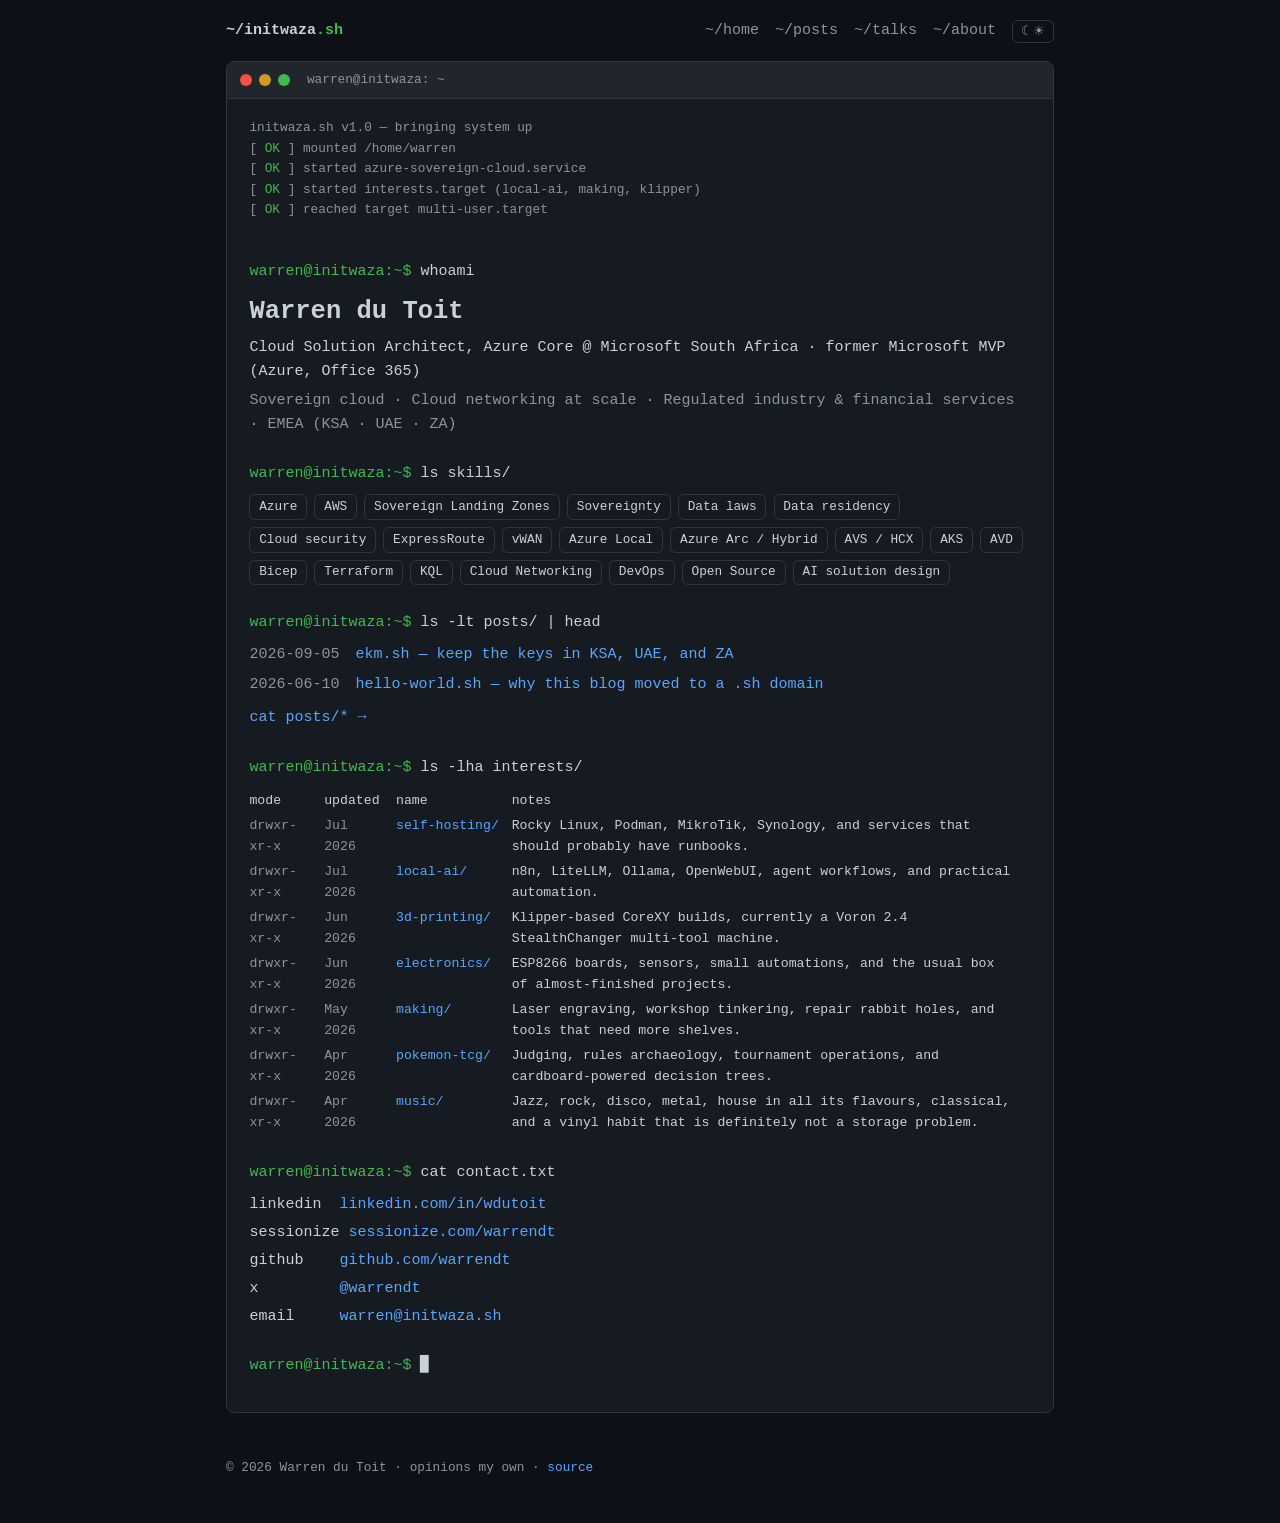
<file: index.html>
<!DOCTYPE html>
<html lang="en">
<head>
  <meta charset="utf-8">
  <meta name="viewport" content="width=device-width, initial-scale=1">
  <!-- Google tag (gtag.js) -->
  <script async src="https://www.googletagmanager.com/gtag/js?id=G-8K72MTVLYD"></script>
  <script>
    window.dataLayer = window.dataLayer || [];
    function gtag(){dataLayer.push(arguments);}
    gtag('js', new Date());
    gtag('config', 'G-8K72MTVLYD');
  </script>
  <title>initwaza.sh — Warren du Toit</title>
  <meta name="description" content="Warren du Toit — Cloud Solution Architect at Microsoft South Africa. Sovereign cloud, Azure networking at scale, local AI, making, and 3D printing.">
  <meta name="theme-color" content="#0d1117">
  <meta property="og:title" content="initwaza.sh — Warren du Toit">
  <meta property="og:description" content="Sovereign cloud · Azure networking · local AI · making · 3D printing">
  <meta property="og:type" content="website">
  <meta property="og:url" content="https://initwaza.sh/">
  <link rel="icon" href="data:image/svg+xml,<svg xmlns=%22http://www.w3.org/2000/svg%22 viewBox=%220 0 100 100%22><text y=%22.9em%22 font-size=%2290%22>💾</text></svg>">
  <link rel="stylesheet" href="assets/css/style.css">
</head>
<body>

<header class="site-header">
  <a class="logo" href="/">~/initwaza<span class="ext">.sh</span></a>
  <nav>
    <a href="/">~/home</a>
    <a href="/posts.html">~/posts</a>
    <a href="/talks.html">~/talks</a>
    <a href="/about.html">~/about</a>
    <button id="theme-toggle" aria-label="Toggle dark/light theme" title="export TERM=light">☾☀</button>
  </nav>
</header>

<main>
  <div class="term" role="presentation">
    <div class="term-bar">
      <span class="dot r"></span><span class="dot y"></span><span class="dot g"></span>
      <span class="term-title">warren@initwaza: ~</span>
    </div>

    <div id="boot" class="boot" aria-hidden="true"></div>

    <div id="tty" class="tty">

      <p class="prompt">warren@initwaza:~$ <span class="cmd">whoami</span></p>
      <h1>Warren du Toit</h1>
      <p class="sub">Cloud Solution Architect, Azure Core @ Microsoft South Africa · former Microsoft MVP (Azure, Office 365)</p>
      <p class="tagline">Sovereign cloud · Cloud networking at scale · Regulated industry &amp; financial services · EMEA (KSA · UAE · ZA)</p>

      <p class="prompt">warren@initwaza:~$ <span class="cmd">ls skills/</span></p>
      <ul class="tags">
        <li>Azure</li><li>AWS</li><li>Sovereign Landing Zones</li><li>Sovereignty</li>
        <li>Data laws</li><li>Data residency</li><li>Cloud security</li>
        <li>ExpressRoute</li><li>vWAN</li><li>Azure Local</li><li>Azure Arc / Hybrid</li>
        <li>AVS / HCX</li><li>AKS</li><li>AVD</li>
        <li>Bicep</li><li>Terraform</li><li>KQL</li><li>Cloud Networking</li>
        <li>DevOps</li><li>Open Source</li><li>AI solution design</li>
      </ul>

      <p class="prompt">warren@initwaza:~$ <span class="cmd">ls -lt posts/ | head</span></p>
      <ul class="post-list">
        <li>
          <time datetime="2026-09-05">2026-09-05</time>
          <a href="/posts/ekm-managed-hsm.html">ekm.sh — keep the keys in KSA, UAE, and ZA</a>
        </li>
        <li>
          <time datetime="2026-06-10">2026-06-10</time>
          <a href="/posts/hello-world.html">hello-world.sh — why this blog moved to a .sh domain</a>
        </li>
        <!-- newest posts on top; copy the <li> block above for each new post -->
      </ul>
      <p class="more"><a href="/posts.html">cat posts/* →</a></p>

      <p class="prompt">warren@initwaza:~$ <span class="cmd">ls -lha interests/</span></p>
      <table class="interest-list" aria-label="Interests">
        <thead>
          <tr>
            <th scope="col">mode</th>
            <th scope="col">updated</th>
            <th scope="col">name</th>
            <th scope="col">notes</th>
          </tr>
        </thead>
        <tbody>
          <tr>
            <td>drwxr-xr-x</td>
            <td><time datetime="2026-07">Jul 2026</time></td>
            <td>self-hosting/</td>
            <td>Rocky Linux, Podman, MikroTik, Synology, and services that should probably have runbooks.</td>
          </tr>
          <tr>
            <td>drwxr-xr-x</td>
            <td><time datetime="2026-07">Jul 2026</time></td>
            <td>local-ai/</td>
            <td>n8n, LiteLLM, Ollama, OpenWebUI, agent workflows, and practical automation.</td>
          </tr>
          <tr>
            <td>drwxr-xr-x</td>
            <td><time datetime="2026-06">Jun 2026</time></td>
            <td>3d-printing/</td>
            <td>Klipper-based CoreXY builds, currently a Voron 2.4 StealthChanger multi-tool machine.</td>
          </tr>
          <tr>
            <td>drwxr-xr-x</td>
            <td><time datetime="2026-06">Jun 2026</time></td>
            <td>electronics/</td>
            <td>ESP8266 boards, sensors, small automations, and the usual box of almost-finished projects.</td>
          </tr>
          <tr>
            <td>drwxr-xr-x</td>
            <td><time datetime="2026-05">May 2026</time></td>
            <td>making/</td>
            <td>Laser engraving, workshop tinkering, repair rabbit holes, and tools that need more shelves.</td>
          </tr>
          <tr>
            <td>drwxr-xr-x</td>
            <td><time datetime="2026-04">Apr 2026</time></td>
            <td>pokemon-tcg/</td>
            <td>Judging, rules archaeology, tournament operations, and cardboard-powered decision trees.</td>
          </tr>
          <tr>
            <td>drwxr-xr-x</td>
            <td><time datetime="2026-04">Apr 2026</time></td>
            <td>music/</td>
            <td>Jazz, rock, disco, metal, house in all its flavours, classical, and a vinyl habit that is definitely not a storage problem.</td>
          </tr>
        </tbody>
      </table>

      <p class="prompt">warren@initwaza:~$ <span class="cmd">cat contact.txt</span></p>
      <ul class="contact">
        <li>linkedin&nbsp;&nbsp;<a href="https://linkedin.com/in/wdutoit">linkedin.com/in/wdutoit</a></li>
        <li>sessionize&nbsp;<a href="https://sessionize.com/warrendt/">sessionize.com/warrendt</a></li>
        <li>github&nbsp;&nbsp;&nbsp;&nbsp;<a href="https://github.com/warrendt">github.com/warrendt</a></li>
        <li>x&nbsp;&nbsp;&nbsp;&nbsp;&nbsp;&nbsp;&nbsp;&nbsp;&nbsp;<a href="https://x.com/warrendt">@warrendt</a></li>
        <li>email&nbsp;&nbsp;&nbsp;&nbsp;&nbsp;<a href="mailto:warren@initwaza.sh">warren@initwaza.sh</a></li>
      </ul>

      <p class="prompt">warren@initwaza:~$ <span class="cursor">▊</span></p>
    </div>
  </div>
</main>

<footer>
  <p>© 2026 Warren du Toit · opinions my own · <a href="https://github.com/warrendt/initwaza.sh">source</a></p>
</footer>

<script src="assets/js/main.js"></script>
</body>
</html>
</file>
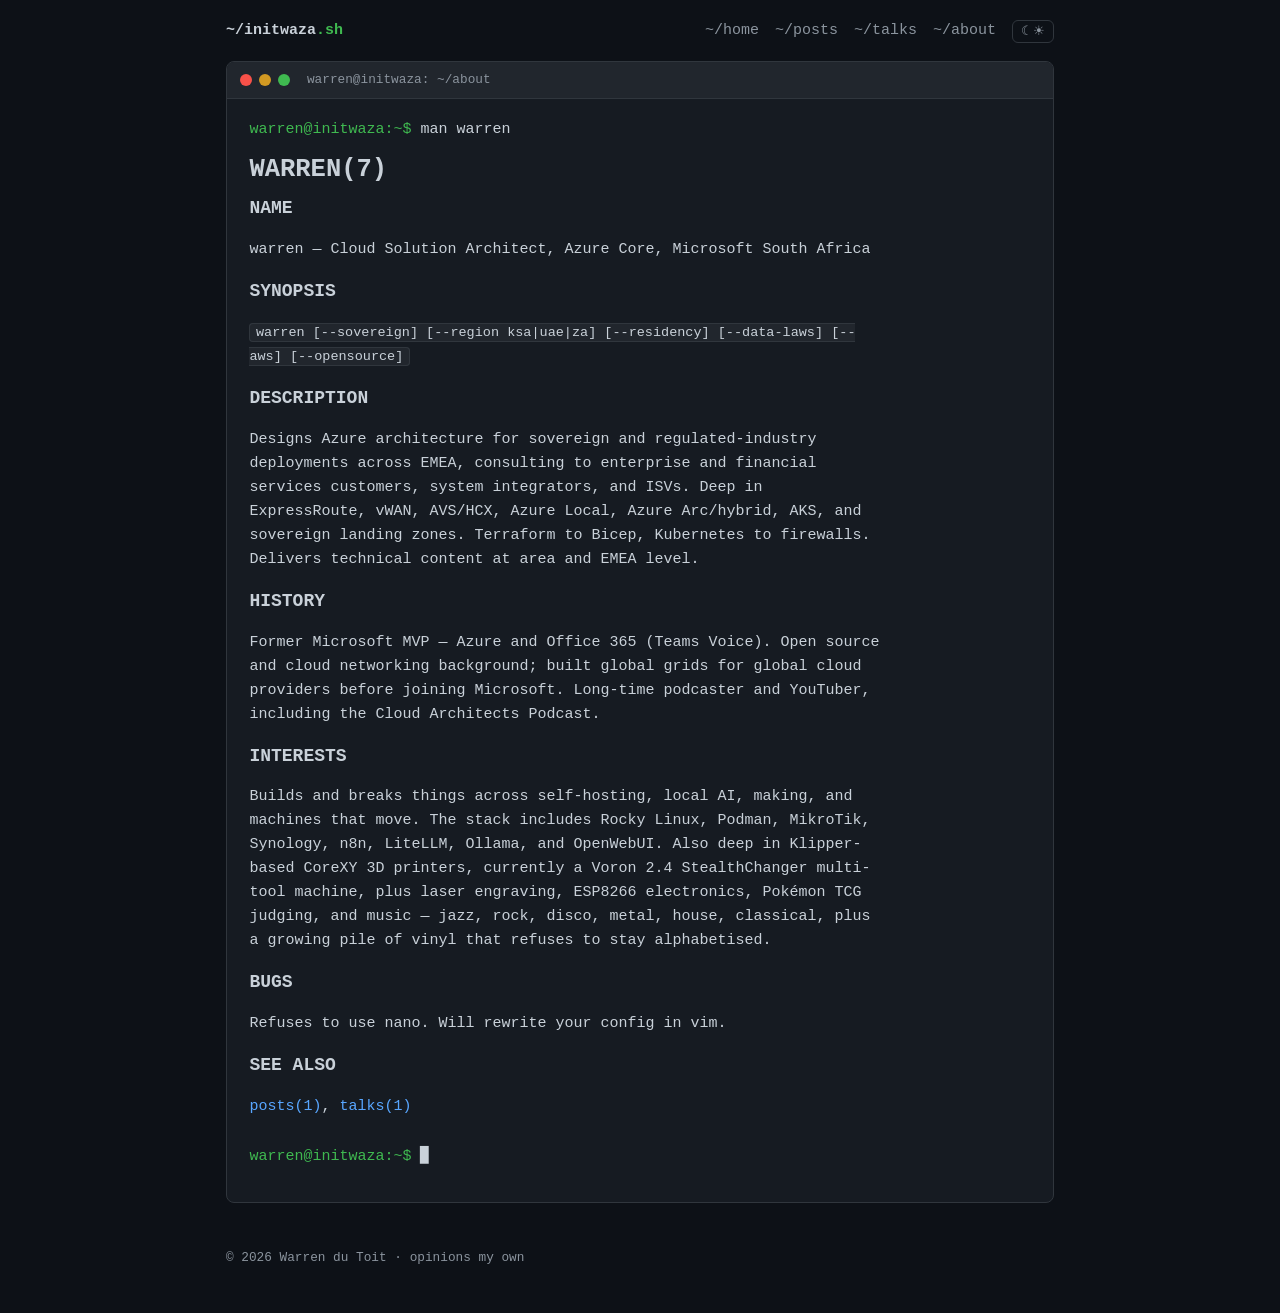
<file: about.html>
<!DOCTYPE html>
<html lang="en">
<head>
  <meta charset="utf-8">
  <meta name="viewport" content="width=device-width, initial-scale=1">
  <!-- Google tag (gtag.js) -->
  <script async src="https://www.googletagmanager.com/gtag/js?id=G-8K72MTVLYD"></script>
  <script>
    window.dataLayer = window.dataLayer || [];
    function gtag(){dataLayer.push(arguments);}
    gtag('js', new Date());
    gtag('config', 'G-8K72MTVLYD');
  </script>
  <title>~/about — initwaza.sh</title>
  <meta name="theme-color" content="#0d1117">
  <link rel="icon" href="data:image/svg+xml,<svg xmlns=%22http://www.w3.org/2000/svg%22 viewBox=%220 0 100 100%22><text y=%22.9em%22 font-size=%2290%22>💾</text></svg>">
  <link rel="stylesheet" href="assets/css/style.css">
</head>
<body>

<header class="site-header">
  <a class="logo" href="/">~/initwaza<span class="ext">.sh</span></a>
  <nav>
    <a href="/">~/home</a>
    <a href="/posts.html">~/posts</a>
    <a href="/talks.html">~/talks</a>
    <a href="/about.html">~/about</a>
    <button id="theme-toggle" aria-label="Toggle dark/light theme" title="export TERM=light">☾☀</button>
  </nav>
</header>

<main>
  <div class="term">
    <div class="term-bar">
      <span class="dot r"></span><span class="dot y"></span><span class="dot g"></span>
      <span class="term-title">warren@initwaza: ~/about</span>
    </div>
    <div class="tty">
      <p class="prompt">warren@initwaza:~$ <span class="cmd">man warren</span></p>
      <article>
        <h1>WARREN(7)</h1>

        <h2>NAME</h2>
        <p>warren — Cloud Solution Architect, Azure Core, Microsoft South Africa</p>

        <h2>SYNOPSIS</h2>
        <p><code>warren [--sovereign] [--region ksa|uae|za] [--residency] [--data-laws] [--aws] [--opensource]</code></p>

        <h2>DESCRIPTION</h2>
        <p>Designs Azure architecture for sovereign and regulated-industry
        deployments across EMEA, consulting to enterprise and financial
        services customers, system integrators, and ISVs. Deep in
        ExpressRoute, vWAN, AVS/HCX, Azure Local, Azure Arc/hybrid, AKS,
        and sovereign landing zones. Terraform to Bicep, Kubernetes to
        firewalls. Delivers technical content at area and EMEA level.</p>

        <h2>HISTORY</h2>
        <p>Former Microsoft MVP — Azure and Office 365 (Teams Voice).
        Open source and cloud networking background; built global grids
        for global cloud providers before joining Microsoft. Long-time
        podcaster and YouTuber, including the Cloud Architects Podcast.</p>

        <h2>INTERESTS</h2>
        <p>Builds and breaks things across self-hosting, local AI, making,
        and machines that move. The stack includes Rocky Linux, Podman,
        MikroTik, Synology, n8n, LiteLLM, Ollama, and OpenWebUI. Also deep
        in Klipper-based CoreXY 3D printers, currently a Voron 2.4
        StealthChanger multi-tool machine, plus laser engraving, ESP8266
        electronics, Pokémon TCG judging, and music — jazz, rock, disco,
        metal, house, classical, plus a growing pile of vinyl that refuses
        to stay alphabetised.</p>

        <h2>BUGS</h2>
        <p>Refuses to use nano. Will rewrite your config in vim.</p>

        <h2>SEE ALSO</h2>
        <p><a href="/posts.html">posts(1)</a>, <a href="/talks.html">talks(1)</a></p>
      </article>
      <p class="prompt">warren@initwaza:~$ <span class="cursor">▊</span></p>
    </div>
  </div>
</main>

<footer>
  <p>© 2026 Warren du Toit · opinions my own</p>
</footer>

<script src="assets/js/main.js"></script>
</body>
</html>
</file>
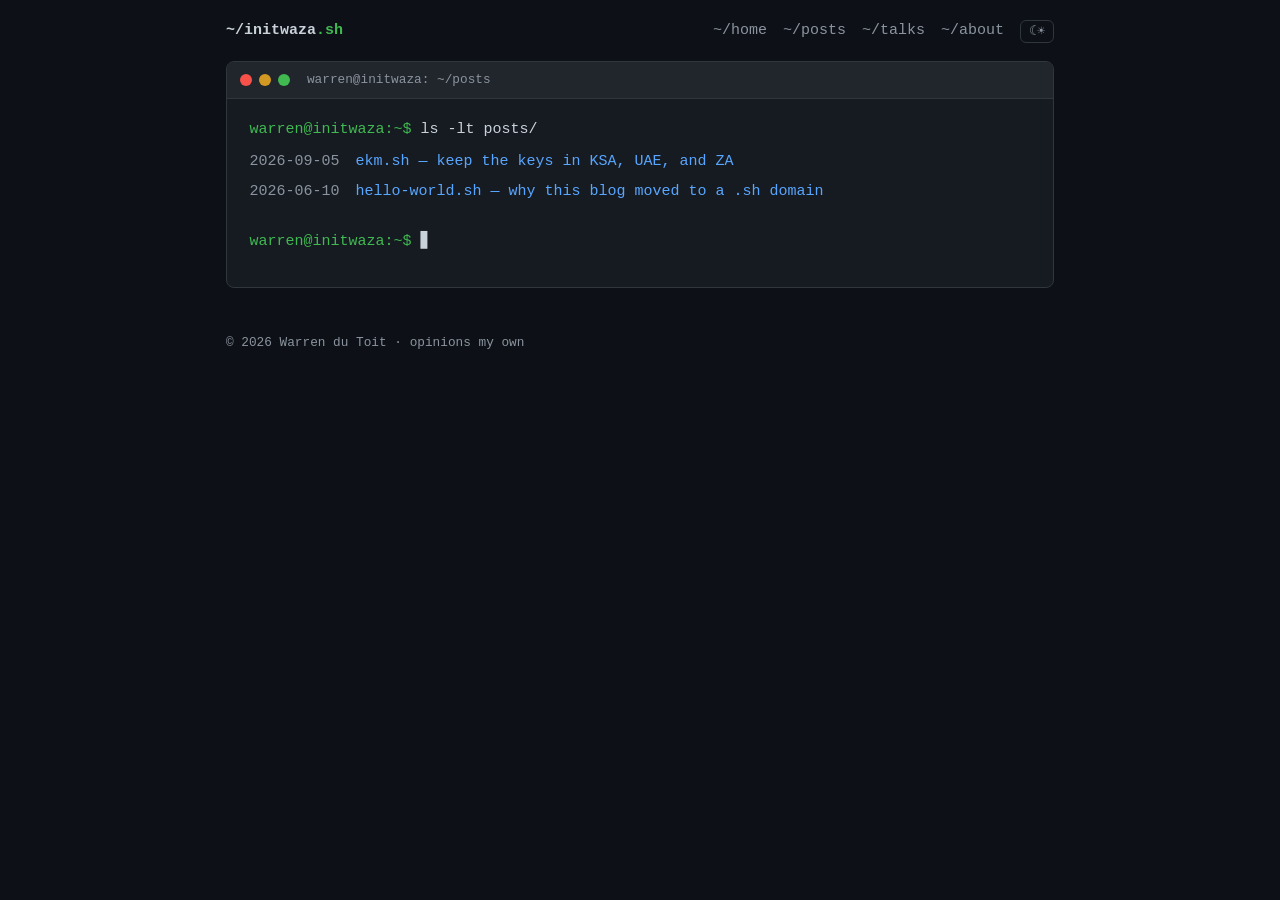
<file: posts.html>
<!DOCTYPE html>
<html lang="en">
<head>
  <meta charset="utf-8">
  <meta name="viewport" content="width=device-width, initial-scale=1">
  <!-- Google tag (gtag.js) -->
  <script async src="https://www.googletagmanager.com/gtag/js?id=G-8K72MTVLYD"></script>
  <script>
    window.dataLayer = window.dataLayer || [];
    function gtag(){dataLayer.push(arguments);}
    gtag('js', new Date());
    gtag('config', 'G-8K72MTVLYD');
  </script>
  <title>~/posts — initwaza.sh</title>
  <meta name="theme-color" content="#0d1117">
  <link rel="icon" href="data:image/svg+xml,<svg xmlns=%22http://www.w3.org/2000/svg%22 viewBox=%220 0 100 100%22><text y=%22.9em%22 font-size=%2290%22>💾</text></svg>">
  <link rel="stylesheet" href="assets/css/style.css">
</head>
<body>

<header class="site-header">
  <a class="logo" href="/">~/initwaza<span class="ext">.sh</span></a>
  <nav>
    <a href="/">~/home</a>
    <a href="/posts.html">~/posts</a>
    <a href="/talks.html">~/talks</a>
    <a href="/about.html">~/about</a>
    <button id="theme-toggle" aria-label="Toggle dark/light theme" title="export TERM=light">☾☀</button>
  </nav>
</header>

<main>
  <div class="term">
    <div class="term-bar">
      <span class="dot r"></span><span class="dot y"></span><span class="dot g"></span>
      <span class="term-title">warren@initwaza: ~/posts</span>
    </div>
    <div class="tty">
      <p class="prompt">warren@initwaza:~$ <span class="cmd">ls -lt posts/</span></p>
      <ul class="post-list">
        <li>
          <time datetime="2026-09-05">2026-09-05</time>
          <a href="/posts/ekm-managed-hsm.html">ekm.sh — keep the keys in KSA, UAE, and ZA</a>
        </li>
        <li>
          <time datetime="2026-06-10">2026-06-10</time>
          <a href="/posts/hello-world.html">hello-world.sh — why this blog moved to a .sh domain</a>
        </li>
        <!-- newest posts on top; one <li> per post -->
      </ul>
      <p class="prompt">warren@initwaza:~$ <span class="cursor">▊</span></p>
    </div>
  </div>
</main>

<footer>
  <p>© 2026 Warren du Toit · opinions my own</p>
</footer>

<script src="assets/js/main.js"></script>
</body>
</html>
</file>
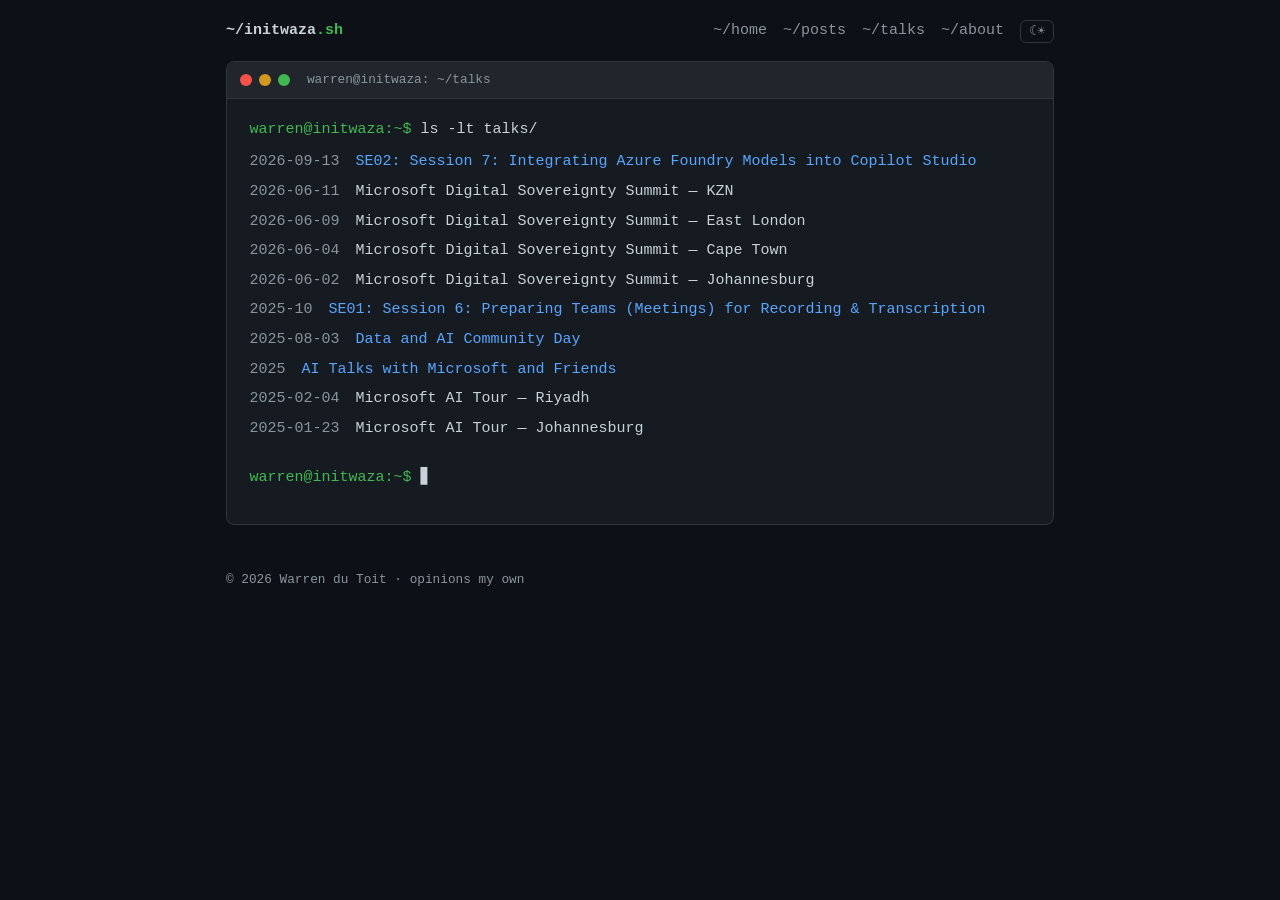
<file: talks.html>
<!DOCTYPE html>
<html lang="en">
<head>
  <meta charset="utf-8">
  <meta name="viewport" content="width=device-width, initial-scale=1">
  <!-- Google tag (gtag.js) -->
  <script async src="https://www.googletagmanager.com/gtag/js?id=G-8K72MTVLYD"></script>
  <script>
    window.dataLayer = window.dataLayer || [];
    function gtag(){dataLayer.push(arguments);}
    gtag('js', new Date());
    gtag('config', 'G-8K72MTVLYD');
  </script>
  <title>~/talks — initwaza.sh</title>
  <meta name="theme-color" content="#0d1117">
  <link rel="icon" href="data:image/svg+xml,<svg xmlns=%22http://www.w3.org/2000/svg%22 viewBox=%220 0 100 100%22><text y=%22.9em%22 font-size=%2290%22>💾</text></svg>">
  <link rel="stylesheet" href="assets/css/style.css">
</head>
<body>

<header class="site-header">
  <a class="logo" href="/">~/initwaza<span class="ext">.sh</span></a>
  <nav>
    <a href="/">~/home</a>
    <a href="/posts.html">~/posts</a>
    <a href="/talks.html">~/talks</a>
    <a href="/about.html">~/about</a>
    <button id="theme-toggle" aria-label="Toggle dark/light theme" title="export TERM=light">☾☀</button>
  </nav>
</header>

<main>
  <div class="term">
    <div class="term-bar">
      <span class="dot r"></span><span class="dot y"></span><span class="dot g"></span>
      <span class="term-title">warren@initwaza: ~/talks</span>
    </div>
    <div class="tty">
      <p class="prompt">warren@initwaza:~$ <span class="cmd">ls -lt talks/</span></p>
      <ul class="post-list">
        <!-- one <li> per session, newest first -->
        <li>
          <time datetime="2026-09-13">2026-09-13</time>
          <a href="https://www.youtube.com/watch?v=wj-As3Btu3A">SE02: Session 7: Integrating Azure Foundry Models into Copilot Studio</a>
        </li>
        <li>
          <time datetime="2026-06-11">2026-06-11</time>
          <span>Microsoft Digital Sovereignty Summit — KZN</span>
        </li>
        <li>
          <time datetime="2026-06-09">2026-06-09</time>
          <span>Microsoft Digital Sovereignty Summit — East London</span>
        </li>
        <li>
          <time datetime="2026-06-04">2026-06-04</time>
          <span>Microsoft Digital Sovereignty Summit — Cape Town</span>
        </li>
        <li>
          <time datetime="2026-06-02">2026-06-02</time>
          <span>Microsoft Digital Sovereignty Summit — Johannesburg</span>
        </li>
        <li>
          <time datetime="2025-10">2025-10</time>
          <a href="https://www.youtube.com/watch?v=zTXOgtD34e0&amp;list=PLSUwkCJWG7f3T3DSN8c9m9jJ1RYZRaz4E&amp;index=6">SE01: Session 6: Preparing Teams (Meetings) for Recording &amp; Transcription</a>
        </li>
        <li>
          <time datetime="2025-08-03">2025-08-03</time>
          <a href="https://www.linkedin.com/events/7225424576808144896/">Data and AI Community Day</a>
        </li>
        <li>
          <time datetime="2025">2025</time>
          <a href="https://www.microsoft.com/en-us/videoplayer/embed?partnerName=microsoft&amp;mp4=HQ,https://cdn-dynmedia-1.microsoft.com/is/content/microsoftcorp/Ep3_video_en-us&amp;title=Ep3&amp;playButtonTheme=dark&amp;poster=https://cdn-dynmedia-1.microsoft.com/is/image/microsoftcorp/Ep_tbmnl_en-us?scl=1&amp;ttml=en-us,https://cdn-dynmedia-1.microsoft.com/is/content/microsoftcorp/Ep3_cc_en-us">AI Talks with Microsoft and Friends</a>
        </li>
        <li>
          <time datetime="2025-02-04">2025-02-04</time>
          <span>Microsoft AI Tour — Riyadh</span>
        </li>
        <li>
          <time datetime="2025-01-23">2025-01-23</time>
          <span>Microsoft AI Tour — Johannesburg</span>
        </li>
      </ul>
      <p class="prompt">warren@initwaza:~$ <span class="cursor">▊</span></p>
    </div>
  </div>
</main>

<footer>
  <p>© 2026 Warren du Toit · opinions my own</p>
</footer>

<script src="assets/js/main.js"></script>
</body>
</html>
</file>
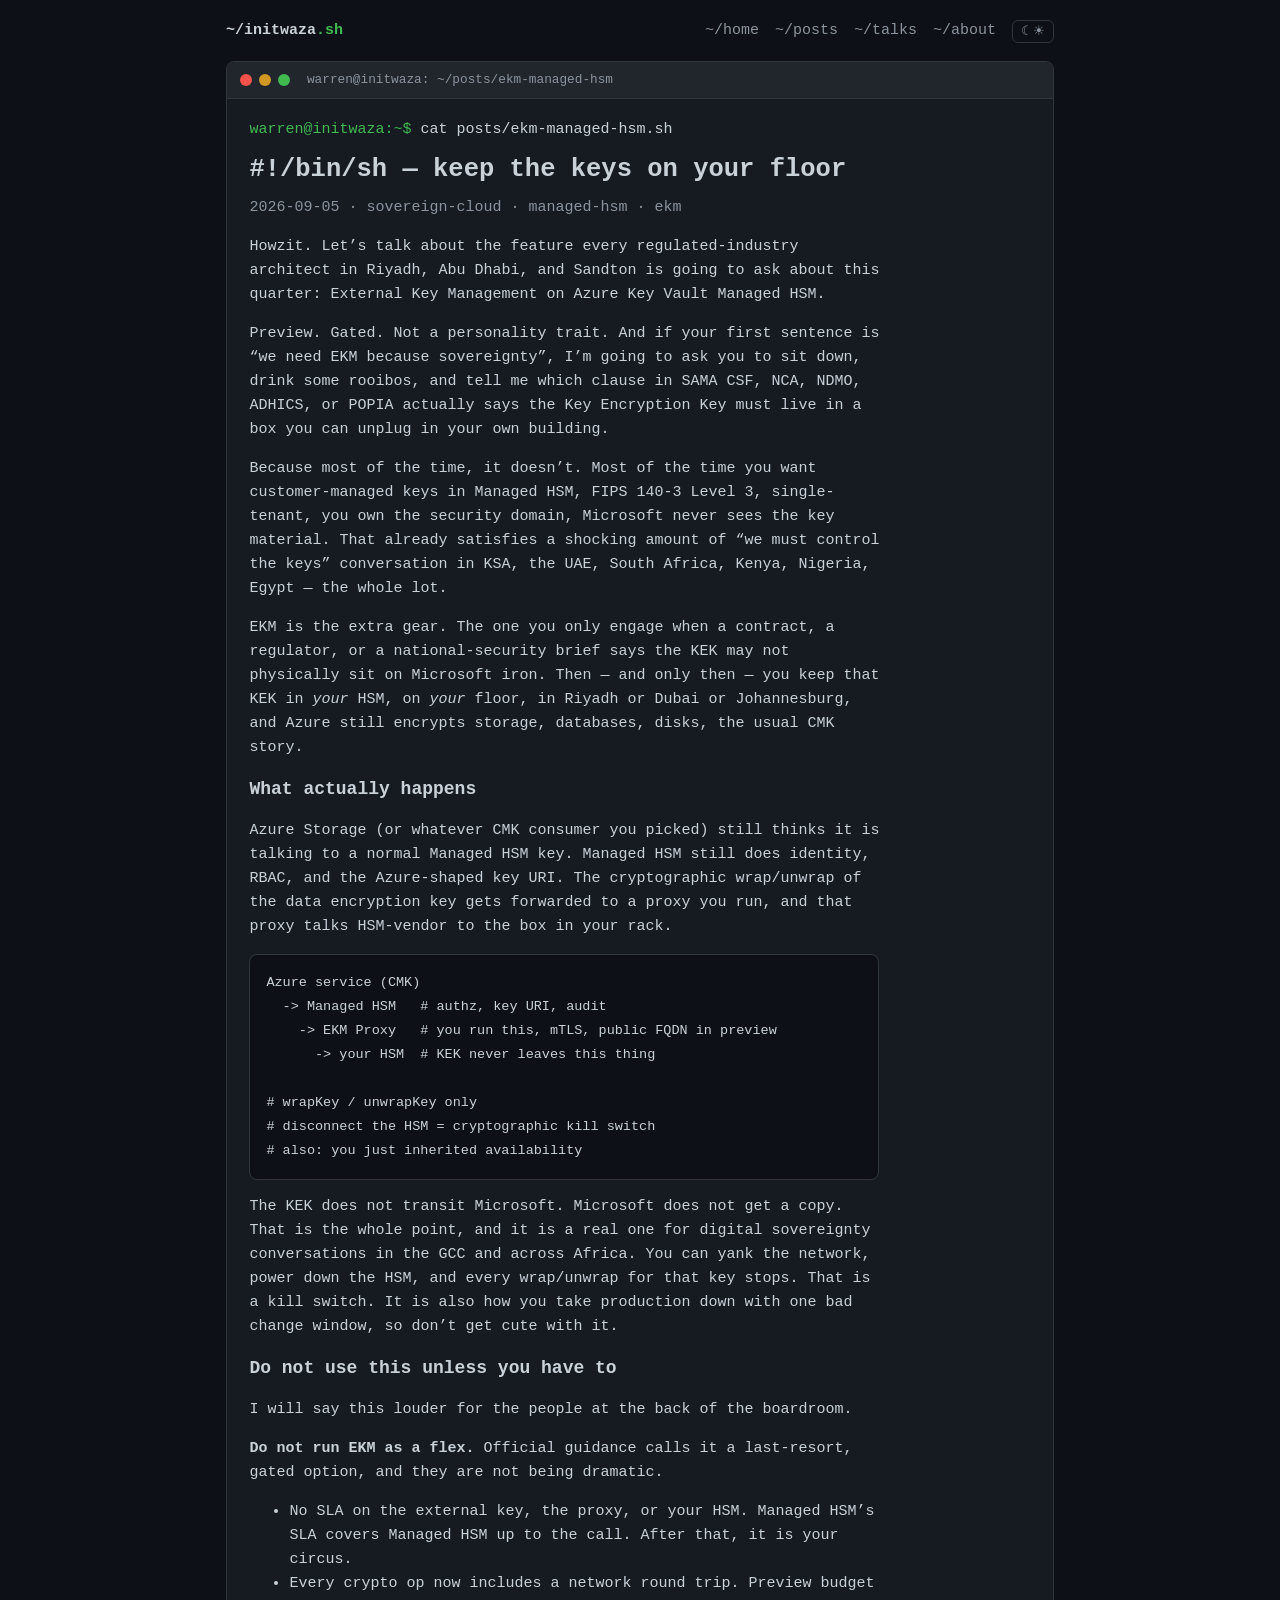
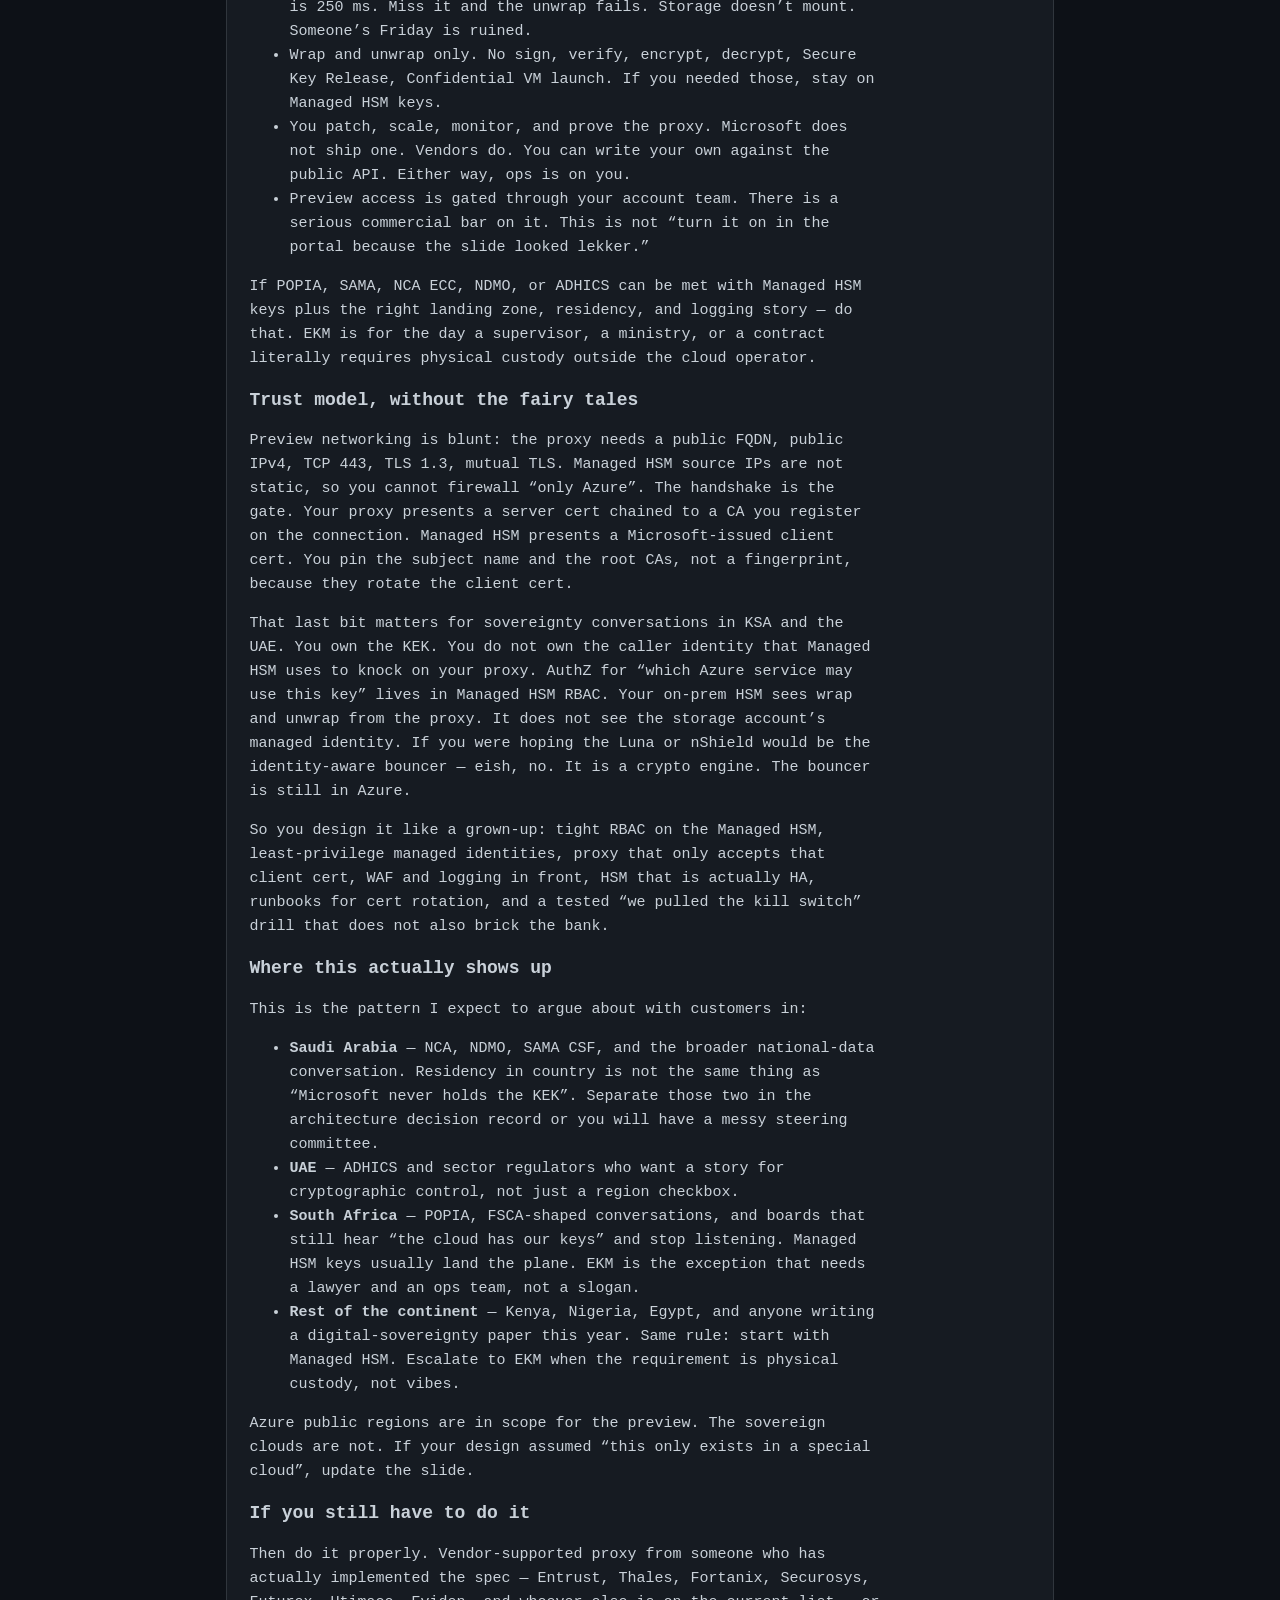
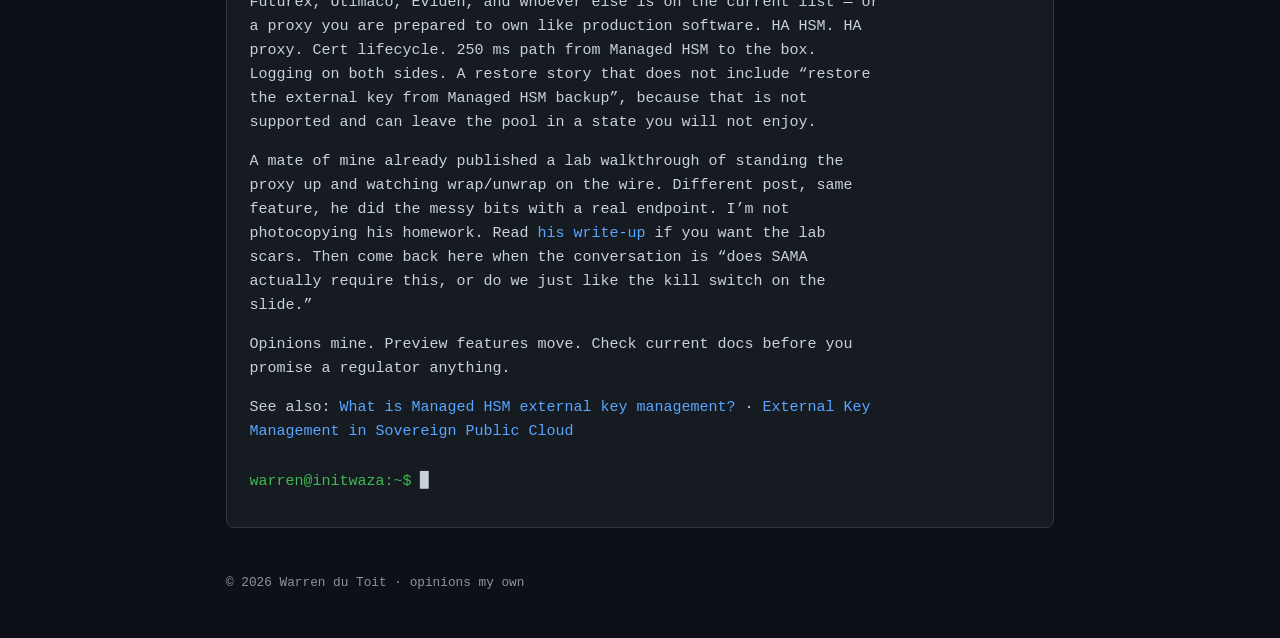
<file: posts/ekm-managed-hsm.html>
<!DOCTYPE html>
<html lang="en">
<head>
  <meta charset="utf-8">
  <meta name="viewport" content="width=device-width, initial-scale=1">
  <!-- Google tag (gtag.js) -->
  <script async src="https://www.googletagmanager.com/gtag/js?id=G-8K72MTVLYD"></script>
  <script>
    window.dataLayer = window.dataLayer || [];
    function gtag(){dataLayer.push(arguments);}
    gtag('js', new Date());
    gtag('config', 'G-8K72MTVLYD');
  </script>
  <title>ekm.sh — keep the keys in KSA, UAE, and ZA — initwaza.sh</title>
  <meta name="description" content="Managed HSM External Key Management, in Warren-speak: key sovereignty for KSA, UAE, South Africa, and the rest of the continent. Last-resort architecture, not a flex.">
  <meta name="theme-color" content="#0d1117">
  <link rel="icon" href="data:image/svg+xml,<svg xmlns=%22http://www.w3.org/2000/svg%22 viewBox=%220 0 100 100%22><text y=%22.9em%22 font-size=%2290%22>💾</text></svg>">
  <link rel="stylesheet" href="/assets/css/style.css">
</head>
<body>

<header class="site-header">
  <a class="logo" href="/">~/initwaza<span class="ext">.sh</span></a>
  <nav>
    <a href="/">~/home</a>
    <a href="/posts.html">~/posts</a>
    <a href="/talks.html">~/talks</a>
    <a href="/about.html">~/about</a>
    <button id="theme-toggle" aria-label="Toggle dark/light theme" title="export TERM=light">☾☀</button>
  </nav>
</header>

<main>
  <div class="term">
    <div class="term-bar">
      <span class="dot r"></span><span class="dot y"></span><span class="dot g"></span>
      <span class="term-title">warren@initwaza: ~/posts/ekm-managed-hsm</span>
    </div>
    <div class="tty">
      <p class="prompt">warren@initwaza:~$ <span class="cmd">cat posts/ekm-managed-hsm.sh</span></p>
      <article>
        <h1>#!/bin/sh — keep the keys on your floor</h1>
        <p class="tagline"><time datetime="2026-09-05">2026-09-05</time> · sovereign-cloud · managed-hsm · ekm</p>

        <p>Howzit. Let’s talk about the feature every regulated-industry architect
        in Riyadh, Abu Dhabi, and Sandton is going to ask about this quarter:
        External Key Management on Azure Key Vault Managed HSM.</p>

        <p>Preview. Gated. Not a personality trait. And if your first sentence
        is “we need EKM because sovereignty”, I’m going to ask you to sit down,
        drink some rooibos, and tell me which clause in SAMA CSF, NCA, NDMO,
        ADHICS, or POPIA actually says the Key Encryption Key must live in a
        box you can unplug in your own building.</p>

        <p>Because most of the time, it doesn’t. Most of the time you want
        customer-managed keys in Managed HSM, FIPS 140-3 Level 3, single-tenant,
        you own the security domain, Microsoft never sees the key material.
        That already satisfies a shocking amount of “we must control the keys”
        conversation in KSA, the UAE, South Africa, Kenya, Nigeria, Egypt —
        the whole lot.</p>

        <p>EKM is the extra gear. The one you only engage when a contract, a
        regulator, or a national-security brief says the KEK may not physically
        sit on Microsoft iron. Then — and only then — you keep that KEK in
        <em>your</em> HSM, on <em>your</em> floor, in Riyadh or Dubai or
        Johannesburg, and Azure still encrypts storage, databases, disks, the
        usual CMK story.</p>

        <h2>What actually happens</h2>
        <p>Azure Storage (or whatever CMK consumer you picked) still thinks it
        is talking to a normal Managed HSM key. Managed HSM still does identity,
        RBAC, and the Azure-shaped key URI. The cryptographic wrap/unwrap of
        the data encryption key gets forwarded to a proxy you run, and that
        proxy talks HSM-vendor to the box in your rack.</p>

        <pre><code>Azure service (CMK)
  -&gt; Managed HSM   # authz, key URI, audit
    -&gt; EKM Proxy   # you run this, mTLS, public FQDN in preview
      -&gt; your HSM  # KEK never leaves this thing

# wrapKey / unwrapKey only
# disconnect the HSM = cryptographic kill switch
# also: you just inherited availability</code></pre>

        <p>The KEK does not transit Microsoft. Microsoft does not get a copy.
        That is the whole point, and it is a real one for digital sovereignty
        conversations in the GCC and across Africa. You can yank the network,
        power down the HSM, and every wrap/unwrap for that key stops. That is
        a kill switch. It is also how you take production down with one bad
        change window, so don’t get cute with it.</p>

        <h2>Do not use this unless you have to</h2>
        <p>I will say this louder for the people at the back of the boardroom.</p>
        <p><strong>Do not run EKM as a flex.</strong> Official guidance calls
        it a last-resort, gated option, and they are not being dramatic.</p>
        <ul>
          <li>No SLA on the external key, the proxy, or your HSM. Managed HSM’s
          SLA covers Managed HSM up to the call. After that, it is your circus.</li>
          <li>Every crypto op now includes a network round trip. Preview budget
          is 250&nbsp;ms. Miss it and the unwrap fails. Storage doesn’t mount.
          Someone’s Friday is ruined.</li>
          <li>Wrap and unwrap only. No sign, verify, encrypt, decrypt, Secure
          Key Release, Confidential VM launch. If you needed those, stay on
          Managed HSM keys.</li>
          <li>You patch, scale, monitor, and prove the proxy. Microsoft does
          not ship one. Vendors do. You can write your own against the public
          API. Either way, ops is on you.</li>
          <li>Preview access is gated through your account team. There is a
          serious commercial bar on it. This is not “turn it on in the portal
          because the slide looked lekker.”</li>
        </ul>

        <p>If POPIA, SAMA, NCA ECC, NDMO, or ADHICS can be met with Managed HSM
        keys plus the right landing zone, residency, and logging story — do
        that. EKM is for the day a supervisor, a ministry, or a contract
        literally requires physical custody outside the cloud operator.</p>

        <h2>Trust model, without the fairy tales</h2>
        <p>Preview networking is blunt: the proxy needs a public FQDN, public
        IPv4, TCP 443, TLS 1.3, mutual TLS. Managed HSM source IPs are not
        static, so you cannot firewall “only Azure”. The handshake is the
        gate. Your proxy presents a server cert chained to a CA you register
        on the connection. Managed HSM presents a Microsoft-issued client
        cert. You pin the subject name and the root CAs, not a fingerprint,
        because they rotate the client cert.</p>

        <p>That last bit matters for sovereignty conversations in KSA and the
        UAE. You own the KEK. You do not own the caller identity that Managed
        HSM uses to knock on your proxy. AuthZ for “which Azure service may
        use this key” lives in Managed HSM RBAC. Your on-prem HSM sees wrap
        and unwrap from the proxy. It does not see the storage account’s
        managed identity. If you were hoping the Luna or nShield would be
        the identity-aware bouncer — eish, no. It is a crypto engine. The
        bouncer is still in Azure.</p>

        <p>So you design it like a grown-up: tight RBAC on the Managed HSM,
        least-privilege managed identities, proxy that only accepts that
        client cert, WAF and logging in front, HSM that is actually HA,
        runbooks for cert rotation, and a tested “we pulled the kill switch”
        drill that does not also brick the bank.</p>

        <h2>Where this actually shows up</h2>
        <p>This is the pattern I expect to argue about with customers in:</p>
        <ul>
          <li><strong>Saudi Arabia</strong> — NCA, NDMO, SAMA CSF, and the
          broader national-data conversation. Residency in country is not
          the same thing as “Microsoft never holds the KEK”. Separate those
          two in the architecture decision record or you will have a messy
          steering committee.</li>
          <li><strong>UAE</strong> — ADHICS and sector regulators who want a
          story for cryptographic control, not just a region checkbox.</li>
          <li><strong>South Africa</strong> — POPIA, FSCA-shaped conversations,
          and boards that still hear “the cloud has our keys” and stop
          listening. Managed HSM keys usually land the plane. EKM is the
          exception that needs a lawyer and an ops team, not a slogan.</li>
          <li><strong>Rest of the continent</strong> — Kenya, Nigeria, Egypt,
          and anyone writing a digital-sovereignty paper this year. Same
          rule: start with Managed HSM. Escalate to EKM when the requirement
          is physical custody, not vibes.</li>
        </ul>

        <p>Azure public regions are in scope for the preview. The sovereign
        clouds are not. If your design assumed “this only exists in a special
        cloud”, update the slide.</p>

        <h2>If you still have to do it</h2>
        <p>Then do it properly. Vendor-supported proxy from someone who has
        actually implemented the spec — Entrust, Thales, Fortanix, Securosys,
        Futurex, Utimaco, Eviden, and whoever else is on the current list —
        or a proxy you are prepared to own like production software. HA HSM.
        HA proxy. Cert lifecycle. 250&nbsp;ms path from Managed HSM to the
        box. Logging on both sides. A restore story that does not include
        “restore the external key from Managed HSM backup”, because that is
        not supported and can leave the pool in a state you will not enjoy.</p>

        <p>A mate of mine already published a lab walkthrough of standing the
        proxy up and watching wrap/unwrap on the wire. Different post, same
        feature, he did the messy bits with a real endpoint. I’m not
        photocopying his homework. Read
        <a href="https://blog.azureinfra.com/2026/07/08/external-key-management-in-managed-hsm/">his write-up</a>
        if you want the lab scars. Then come back here when the conversation
        is “does SAMA actually require this, or do we just like the kill
        switch on the slide.”</p>

        <p>Opinions mine. Preview features move. Check current docs before you
        promise a regulator anything.</p>

        <p>See also:
        <a href="https://learn.microsoft.com/azure/key-vault/managed-hsm/external-key-management-overview">What is Managed HSM external key management?</a>
        ·
        <a href="https://learn.microsoft.com/azure/azure-sovereign-clouds/public/external-key-management">External Key Management in Sovereign Public Cloud</a></p>
      </article>
      <p class="prompt">warren@initwaza:~$ <span class="cursor">▊</span></p>
    </div>
  </div>
</main>

<footer>
  <p>© 2026 Warren du Toit · opinions my own</p>
</footer>

<script src="/assets/js/main.js"></script>
</body>
</html>
</file>
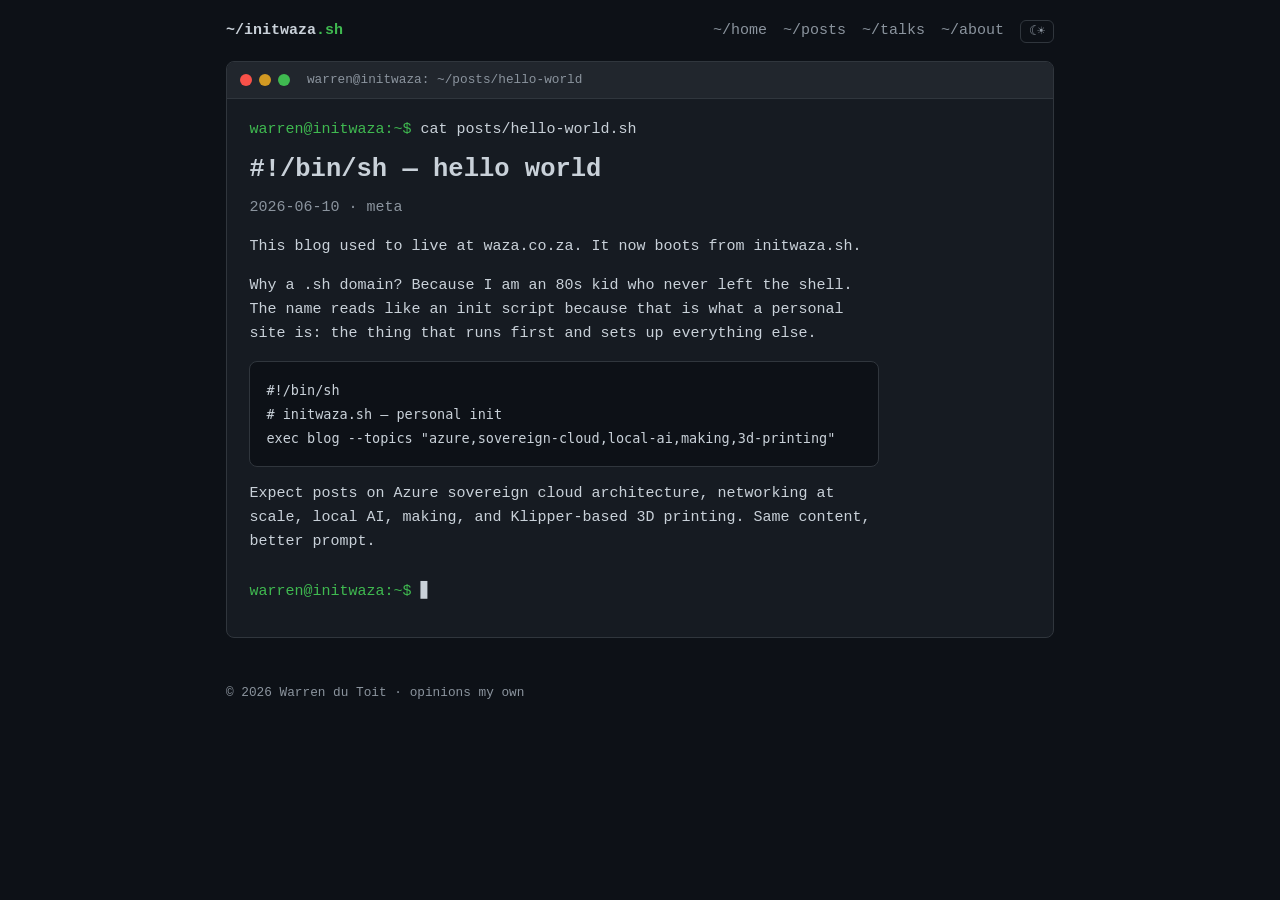
<file: posts/hello-world.html>
<!DOCTYPE html>
<html lang="en">
<head>
  <meta charset="utf-8">
  <meta name="viewport" content="width=device-width, initial-scale=1">
  <!-- Google tag (gtag.js) -->
  <script async src="https://www.googletagmanager.com/gtag/js?id=G-8K72MTVLYD"></script>
  <script>
    window.dataLayer = window.dataLayer || [];
    function gtag(){dataLayer.push(arguments);}
    gtag('js', new Date());
    gtag('config', 'G-8K72MTVLYD');
  </script>
  <title>hello-world.sh — initwaza.sh</title>
  <meta name="description" content="Why this blog moved from waza.co.za to a .sh domain.">
  <meta name="theme-color" content="#0d1117">
  <link rel="icon" href="data:image/svg+xml,<svg xmlns=%22http://www.w3.org/2000/svg%22 viewBox=%220 0 100 100%22><text y=%22.9em%22 font-size=%2290%22>💾</text></svg>">
  <link rel="stylesheet" href="/assets/css/style.css">
</head>
<body>

<header class="site-header">
  <a class="logo" href="/">~/initwaza<span class="ext">.sh</span></a>
  <nav>
    <a href="/">~/home</a>
    <a href="/posts.html">~/posts</a>
    <a href="/talks.html">~/talks</a>
    <a href="/about.html">~/about</a>
    <button id="theme-toggle" aria-label="Toggle dark/light theme" title="export TERM=light">☾☀</button>
  </nav>
</header>

<main>
  <div class="term">
    <div class="term-bar">
      <span class="dot r"></span><span class="dot y"></span><span class="dot g"></span>
      <span class="term-title">warren@initwaza: ~/posts/hello-world</span>
    </div>
    <div class="tty">
      <p class="prompt">warren@initwaza:~$ <span class="cmd">cat posts/hello-world.sh</span></p>
      <article>
        <h1>#!/bin/sh — hello world</h1>
        <p class="tagline"><time datetime="2026-06-10">2026-06-10</time> · meta</p>

        <p>This blog used to live at waza.co.za. It now boots from initwaza.sh.</p>

        <p>Why a .sh domain? Because I am an 80s kid who never left the shell.
        The name reads like an init script because that is what a personal site
        is: the thing that runs first and sets up everything else.</p>

        <pre><code>#!/bin/sh
# initwaza.sh — personal init
exec blog --topics "azure,sovereign-cloud,local-ai,making,3d-printing"</code></pre>

        <p>Expect posts on Azure sovereign cloud architecture, networking at
        scale, local AI, making, and Klipper-based 3D printing. Same content,
        better prompt.</p>
      </article>
      <p class="prompt">warren@initwaza:~$ <span class="cursor">▊</span></p>
    </div>
  </div>
</main>

<footer>
  <p>© 2026 Warren du Toit · opinions my own</p>
</footer>

<script src="/assets/js/main.js"></script>
</body>
</html>
</file>
<file: assets/css/style.css>
/* initwaza.sh — terminal theme
   dark = default (GitHub-dark adjacent), light via [data-theme="light"] */

:root {
  --bg: #0d1117;
  --panel: #161b22;
  --bar: #21262d;
  --border: #30363d;
  --fg: #c9d1d9;
  --dim: #8b949e;
  --green: #3fb950;
  --amber: #d29922;
  --red: #f85149;
  --link: #58a6ff;
  --prompt: #3fb950;
  --mono: "JetBrains Mono", ui-monospace, SFMono-Regular, Menlo, Consolas, "Liberation Mono", monospace;
}

[data-theme="light"] {
  --bg: #f6f8fa;
  --panel: #ffffff;
  --bar: #eaeef2;
  --border: #d0d7de;
  --fg: #1f2328;
  --dim: #57606a;
  --green: #1a7f37;
  --amber: #9a6700;
  --red: #cf222e;
  --link: #0969da;
  --prompt: #1a7f37;
}

* { box-sizing: border-box; }

html { color-scheme: dark; }
[data-theme="light"] { color-scheme: light; }

body {
  margin: 0;
  background: var(--bg);
  color: var(--fg);
  font-family: var(--mono);
  font-size: 15px;
  line-height: 1.6;
}

a { color: var(--link); text-decoration: none; }
a:hover { text-decoration: underline; }
a:focus-visible, button:focus-visible {
  outline: 2px solid var(--link);
  outline-offset: 2px;
}

/* header / nav */
.site-header {
  display: flex;
  justify-content: space-between;
  align-items: center;
  flex-wrap: wrap;
  gap: .5rem 1rem;
  max-width: 860px;
  margin: 0 auto;
  padding: 1.2rem 1rem .6rem;
}
.logo { color: var(--fg); font-weight: 700; }
.logo .ext { color: var(--green); }
.site-header nav { display: flex; align-items: center; gap: 1rem; flex-wrap: wrap; }
.site-header nav a { color: var(--dim); }
.site-header nav a:hover { color: var(--fg); text-decoration: none; }
#theme-toggle {
  background: none;
  border: 1px solid var(--border);
  border-radius: 6px;
  color: var(--dim);
  font-family: inherit;
  cursor: pointer;
  padding: .15rem .5rem;
}

/* terminal window */
main { max-width: 860px; margin: 0 auto; padding: .5rem 1rem 2rem; }
.term {
  background: var(--panel);
  border: 1px solid var(--border);
  border-radius: 8px;
  overflow: hidden;
}
.term-bar {
  display: flex;
  align-items: center;
  gap: .45rem;
  background: var(--bar);
  border-bottom: 1px solid var(--border);
  padding: .5rem .8rem;
}
.dot { width: 12px; height: 12px; border-radius: 50%; display: inline-block; }
.dot.r { background: var(--red); }
.dot.y { background: var(--amber); }
.dot.g { background: var(--green); }
.term-title { margin-left: .6rem; color: var(--dim); font-size: .85em; }

.tty { padding: 1.2rem 1.4rem 1.6rem; }

/* boot sequence */
.boot { padding: 1.2rem 1.4rem 0; color: var(--dim); font-size: .85em; }
.boot .ok { color: var(--green); }
.boot:empty { padding: 0; }

/* prompt lines */
.prompt { color: var(--prompt); margin: 1.6rem 0 .5rem; }
.prompt:first-child { margin-top: 0; }
.prompt .cmd { color: var(--fg); }
.cursor { animation: blink 1.1s steps(1) infinite; color: var(--fg); }
@keyframes blink { 50% { opacity: 0; } }
@media (prefers-reduced-motion: reduce) {
  .cursor { animation: none; }
}

h1 { font-size: 1.7em; margin: .2rem 0; }
h2 { font-size: 1.2em; margin: .2rem 0; }
.sub { margin: 0; color: var(--fg); }
.tagline { margin: .3rem 0 0; color: var(--dim); }

/* skill chips */
.tags { list-style: none; padding: 0; margin: 0; display: flex; flex-wrap: wrap; gap: .45rem; }
.tags li {
  border: 1px solid var(--border);
  border-radius: 6px;
  padding: .1rem .55rem;
  font-size: .85em;
}
.tags.dim li { color: var(--dim); }

/* ls-style interests listing */
.interest-list {
  width: 100%;
  border-collapse: collapse;
  color: var(--dim);
  font-size: .88em;
}
.interest-list th {
  color: var(--fg);
  font-weight: 400;
  text-align: left;
}
.interest-list th,
.interest-list td {
  padding: .12rem .8rem .12rem 0;
  vertical-align: top;
}
.interest-list td:nth-child(3) {
  color: var(--link);
  white-space: nowrap;
}
.interest-list td:nth-child(4) {
  color: var(--fg);
}

/* post list */
.post-list { list-style: none; padding: 0; margin: 0; }
.post-list li { margin: .35rem 0; display: flex; gap: 1rem; flex-wrap: wrap; }
.post-list time { color: var(--dim); white-space: nowrap; }
.post-list span { color: var(--fg); }
.more { margin: .6rem 0 0; }

/* contact */
.contact { list-style: none; padding: 0; margin: 0; }
.contact li { margin: .25rem 0; }

/* article pages */
article { max-width: 70ch; }
article p, article li { color: var(--fg); }
article code {
  background: var(--bar);
  border: 1px solid var(--border);
  border-radius: 4px;
  padding: .05rem .35rem;
  font-size: .9em;
}
article pre {
  background: var(--bg);
  border: 1px solid var(--border);
  border-radius: 8px;
  padding: 1rem;
  overflow-x: auto;
}
article pre code { background: none; border: none; padding: 0; }
article blockquote {
  border-left: 3px solid var(--border);
  margin: 1rem 0;
  padding: .2rem 1rem;
  color: var(--dim);
}

footer {
  max-width: 860px;
  margin: 0 auto;
  padding: 0 1rem 2rem;
  color: var(--dim);
  font-size: .85em;
}

@media (max-width: 600px) {
  body { font-size: 14px; }
  .tty { padding: 1rem; }
  .interest-list,
  .interest-list thead,
  .interest-list tbody,
  .interest-list tr,
  .interest-list th,
  .interest-list td {
    display: block;
  }
  .interest-list thead {
    display: none;
  }
  .interest-list tr {
    margin: 0 0 .7rem;
  }
  .interest-list td {
    padding: 0;
  }
  .interest-list td:nth-child(1),
  .interest-list td:nth-child(2) {
    display: inline;
    margin-right: .5rem;
  }
}
</file>
